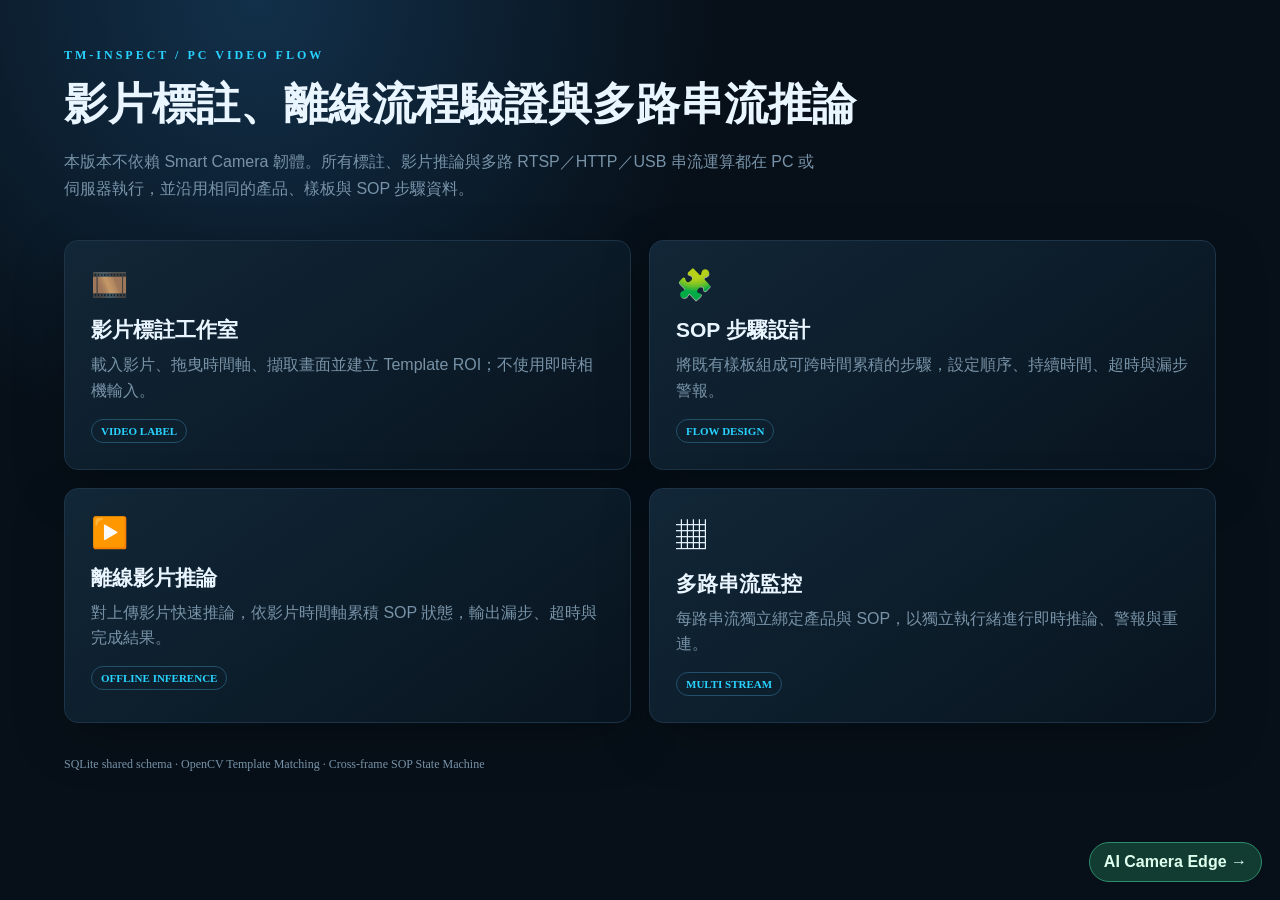
<file: static/index.html>
<!doctype html><html lang="zh-TW"><head><meta charset="utf-8"><meta name="viewport" content="width=device-width,initial-scale=1"><title>TM-Inspect PC Video Flow</title><style>
:root{--bg:#071019;--panel:#0d1a26;--line:#1d3448;--cyan:#29d3ff;--green:#35e58a;--text:#e9f5ff;--muted:#7893a8}*{box-sizing:border-box}body{margin:0;min-height:100vh;background:radial-gradient(circle at 20% 0,#12304a 0,transparent 34%),var(--bg);color:var(--text);font-family:Inter,"Segoe UI",sans-serif}.wrap{max-width:1200px;margin:auto;padding:48px 24px}.eyebrow{font:600 12px ui-monospace;letter-spacing:3px;color:var(--cyan)}h1{font-size:44px;margin:12px 0 14px}.sub{color:var(--muted);max-width:760px;line-height:1.7}.grid{display:grid;grid-template-columns:repeat(2,minmax(0,1fr));gap:18px;margin-top:38px}.card{display:block;text-decoration:none;color:inherit;padding:26px;border:1px solid var(--line);border-radius:14px;background:linear-gradient(145deg,rgba(18,39,56,.96),rgba(8,20,31,.96));box-shadow:0 16px 50px rgba(0,0,0,.25);transition:.2s}.card:hover{transform:translateY(-3px);border-color:var(--cyan)}.icon{font-size:30px}.title{font-size:21px;font-weight:750;margin:14px 0 8px}.desc{color:var(--muted);line-height:1.6}.tag{display:inline-block;margin-top:15px;padding:5px 9px;border:1px solid #22506a;border-radius:999px;color:var(--cyan);font:600 11px ui-monospace}.footer{margin-top:34px;color:var(--muted);font:12px ui-monospace}@media(max-width:760px){.grid{grid-template-columns:1fr}h1{font-size:34px}}</style></head><body><div class="wrap"><div class="eyebrow">TM-INSPECT / PC VIDEO FLOW</div><h1>影片標註、離線流程驗證與多路串流推論</h1><div class="sub">本版本不依賴 Smart Camera 韌體。所有標註、影片推論與多路 RTSP／HTTP／USB 串流運算都在 PC 或伺服器執行，並沿用相同的產品、樣板與 SOP 步驟資料。</div><div class="grid">
<a class="card" href="./video-label"><div class="icon">🎞️</div><div class="title">影片標註工作室</div><div class="desc">載入影片、拖曳時間軸、擷取畫面並建立 Template ROI；不使用即時相機輸入。</div><div class="tag">VIDEO LABEL</div></a>
<a class="card" href="./sop-config"><div class="icon">🧩</div><div class="title">SOP 步驟設計</div><div class="desc">將既有樣板組成可跨時間累積的步驟，設定順序、持續時間、超時與漏步警報。</div><div class="tag">FLOW DESIGN</div></a>
<a class="card" href="./offline-infer"><div class="icon">▶️</div><div class="title">離線影片推論</div><div class="desc">對上傳影片快速推論，依影片時間軸累積 SOP 狀態，輸出漏步、超時與完成結果。</div><div class="tag">OFFLINE INFERENCE</div></a>
<a class="card" href="./multi-stream"><div class="icon">▦</div><div class="title">多路串流監控</div><div class="desc">每路串流獨立綁定產品與 SOP，以獨立執行緒進行即時推論、警報與重連。</div><div class="tag">MULTI STREAM</div></a>
</div><div class="footer">SQLite shared schema · OpenCV Template Matching · Cross-frame SOP State Machine</div></div>
<div style="position:fixed;right:18px;bottom:18px;z-index:99"><a href="./edge" style="display:inline-block;padding:10px 14px;border-radius:999px;background:#123b31;border:1px solid #2d8c6c;color:#dfffee;text-decoration:none;font-weight:800">AI Camera Edge →</a></div>
</body></html>
</file>
